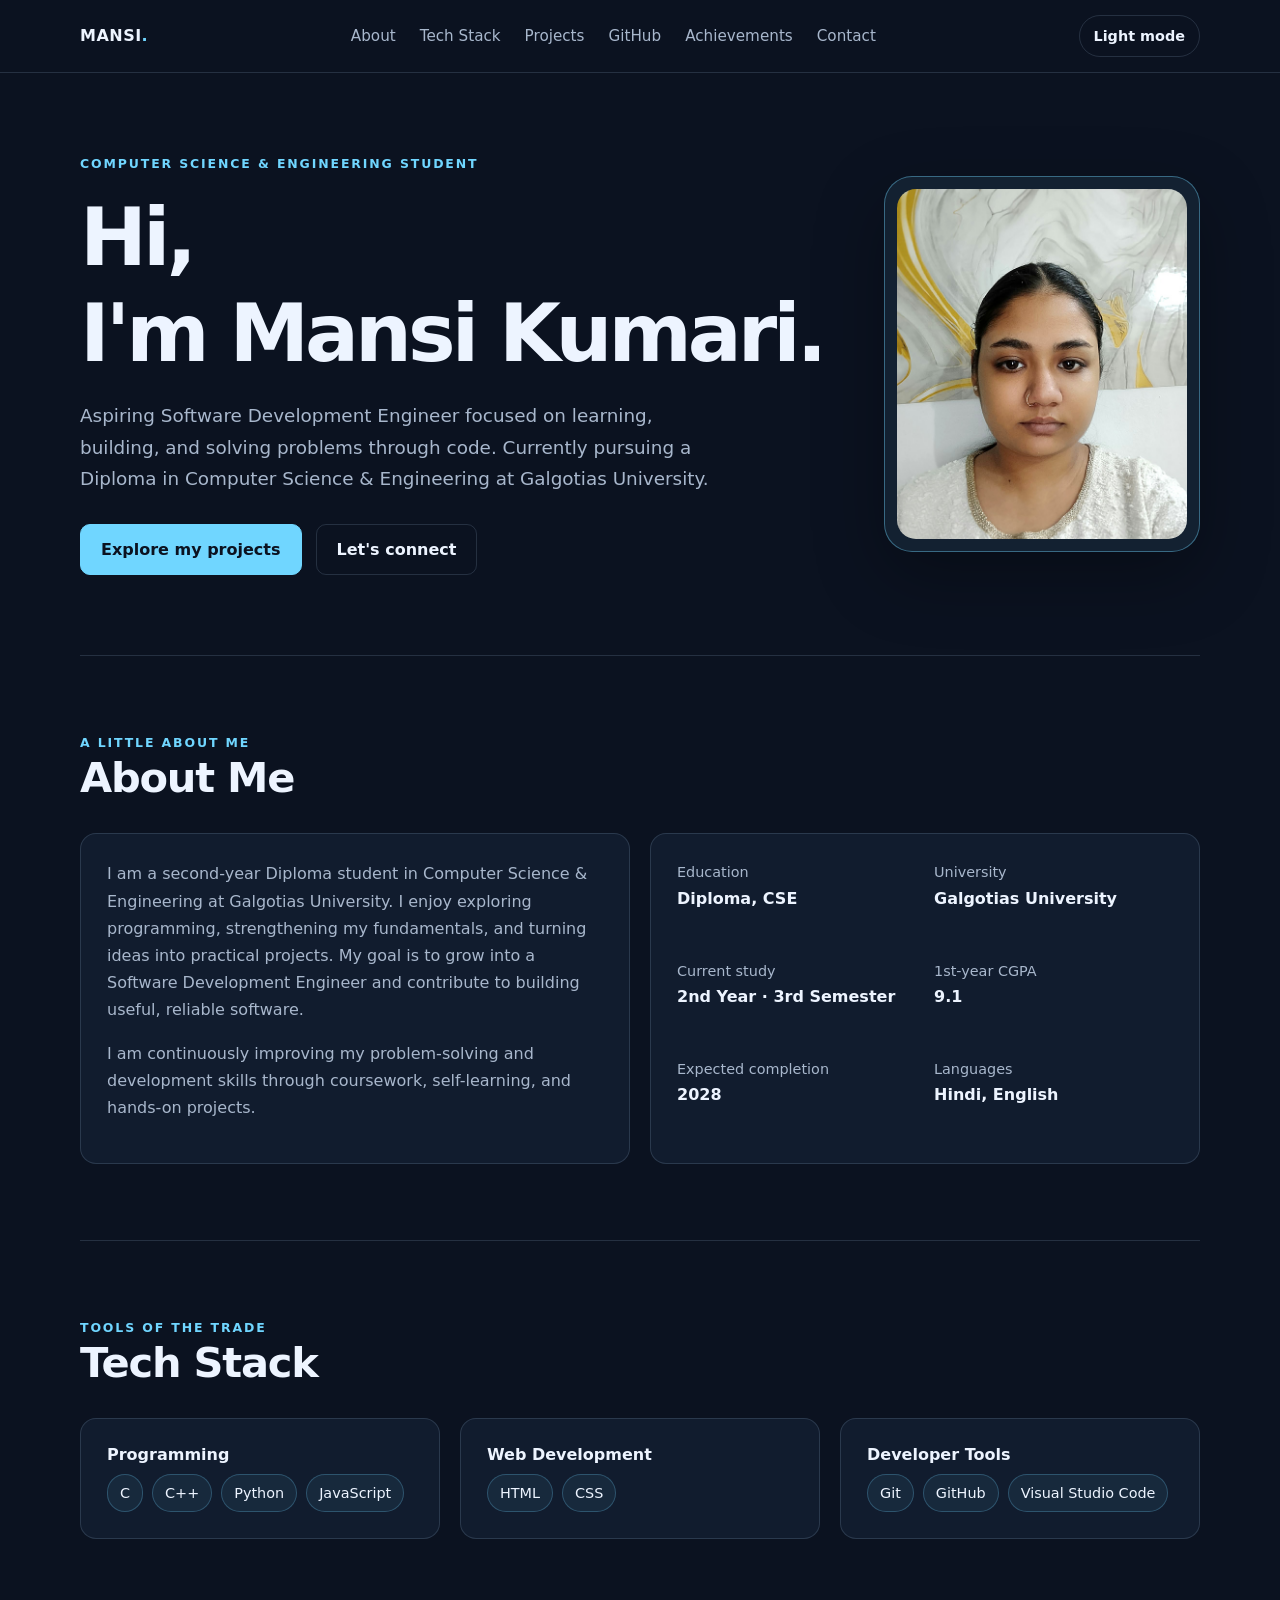
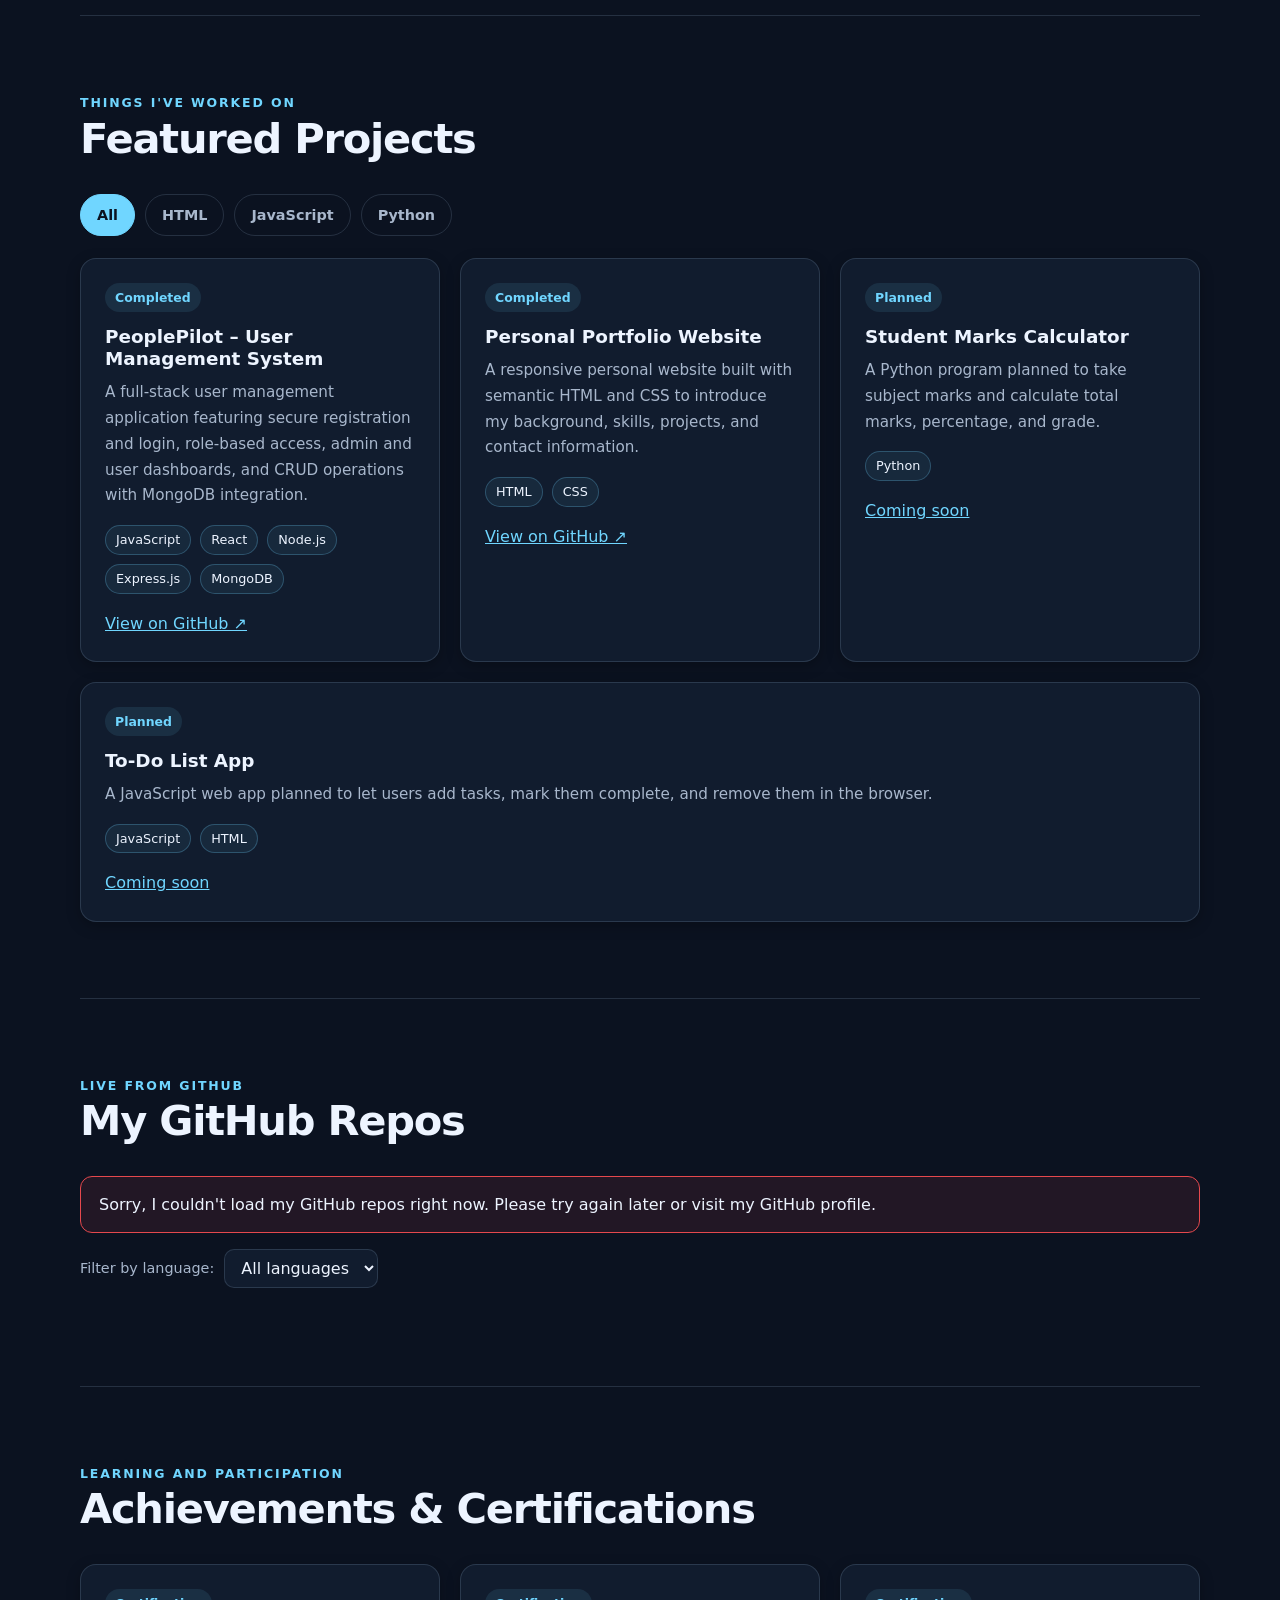
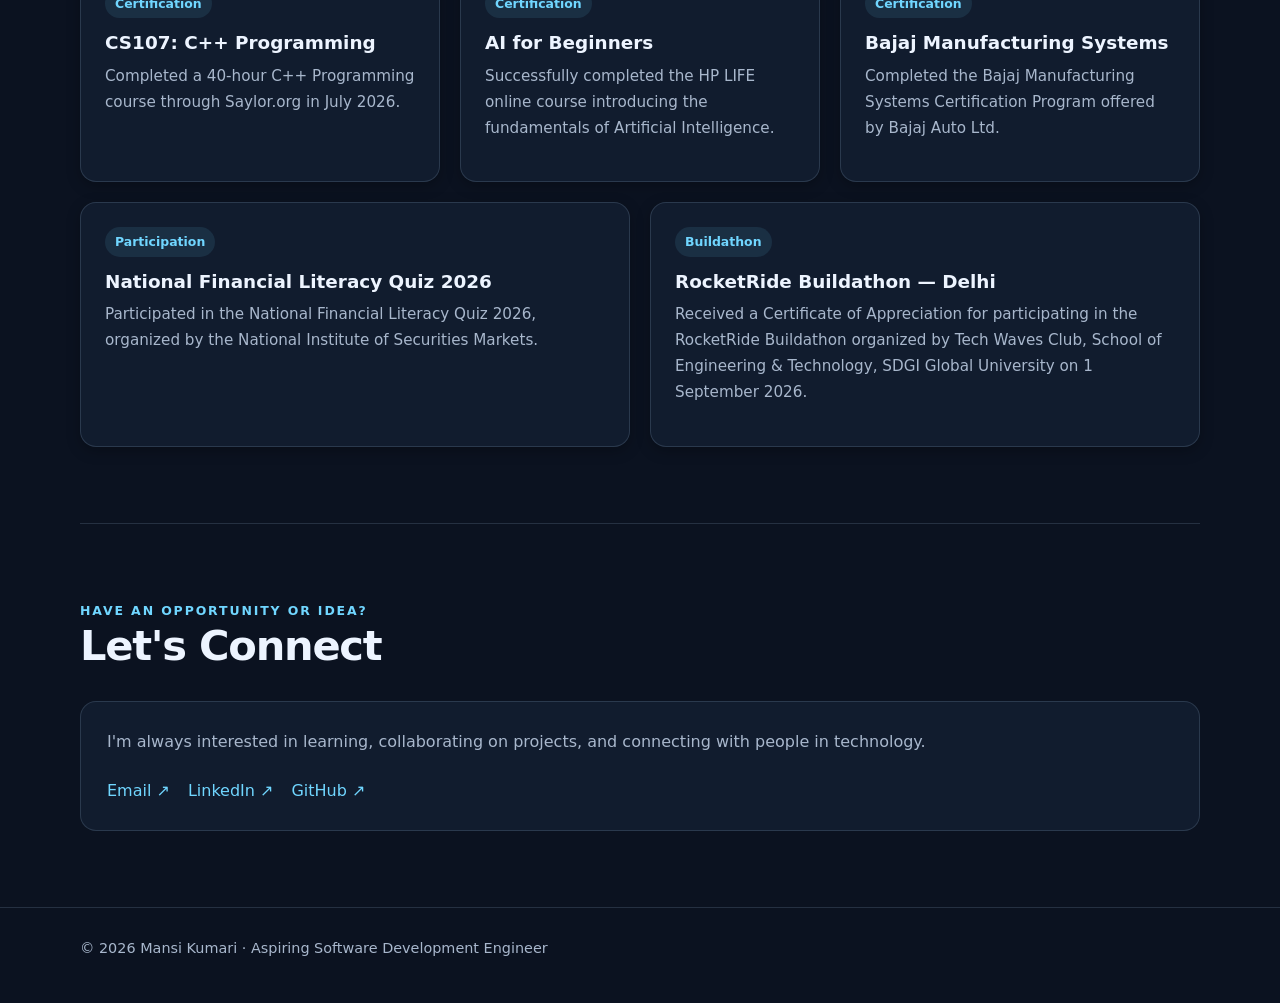
<file: docs/index.html>
<!DOCTYPE html>
<html lang="en">
<head>
  <meta charset="UTF-8">
  <meta name="viewport" content="width=device-width, initial-scale=1">
  <meta name="description" content="Mansi Kumari — Computer Science & Engineering diploma student and aspiring Software Development Engineer.">
  <title>Mansi Kumari | Aspiring Software Development Engineer</title>
  <link rel="stylesheet" href="style.css">
  <link rel="icon" href="data:,">
</head>
<body>

  <header class="site-header">
        <nav class="nav wrap" aria-label="Main navigation">
      <a class="brand" href="#home">MANSI<span>.</span></a>
      <ul class="nav-links" id="nav-links">
        <li><a href="#about">About</a></li>
        <li><a href="#skills">Tech Stack</a></li>
        <li><a href="#projects">Projects</a></li>
        <li><a href="#repos">GitHub</a></li>
        <li><a href="#achievements">Achievements</a></li>
        <li><a href="#contact">Contact</a></li>
      </ul>
      <div class="nav-actions">
        <button class="theme-toggle" id="theme-toggle" type="button">Light mode</button>
        <button class="menu-toggle" id="menu-toggle" type="button" aria-label="Toggle menu" aria-expanded="false" aria-controls="nav-links">☰</button>
      </div>
    </nav>
  </header>

  <main class="wrap">

    <!-- Hero / intro -->
    <section class="hero" id="home">
      <div class="hero-text">
        <p class="eyebrow">Computer Science &amp; Engineering Student</p>
<h1>Hi,<br>I'm Mansi Kumari.</h1>                                      
 <p class="lead">Aspiring Software Development Engineer focused on learning, building, and solving problems through code. Currently pursuing a Diploma in Computer Science &amp; Engineering at Galgotias University.</p>
        <div class="actions">
          <a class="btn primary" href="#projects">Explore my projects</a>
          <a class="btn" href="#contact">Let's connect</a>
        </div>
      </div>
      <div class="portrait-frame">
        <img class="portrait" src="images/profile.jpg" alt="Portrait photo of Mansi Kumari" width="290" height="350">
      </div>
    </section>

    <!-- About -->
    <section class="section" id="about">
      <header class="section-head">
        <p class="kicker">A little about me</p>
        <h2>About Me</h2>
      </header>

      <div class="row">
        <div class="panel">
          <p class="muted">I am a second-year Diploma student in Computer Science &amp; Engineering at Galgotias University. I enjoy exploring programming, strengthening my fundamentals, and turning ideas into practical projects. My goal is to grow into a Software Development Engineer and contribute to building useful, reliable software.</p>
          <p class="muted">I am continuously improving my problem-solving and development skills through coursework, self-learning, and hands-on projects.</p>
        </div>

        <dl class="panel facts">
          <div class="fact"><dt>Education</dt><dd>Diploma, CSE</dd></div>
          <div class="fact"><dt>University</dt><dd>Galgotias University</dd></div>
          <div class="fact"><dt>Current study</dt><dd>2nd Year · 3rd Semester</dd></div>
          <div class="fact"><dt>1st-year CGPA</dt><dd>9.1</dd></div>
          <div class="fact"><dt>Expected completion</dt><dd>2028</dd></div>
          <div class="fact"><dt>Languages</dt><dd>Hindi, English</dd></div>
        </dl>
      </div>
    </section>

    <!-- Tech Stack -->
    <section class="section" id="skills">
      <header class="section-head">
        <p class="kicker">Tools of the trade</p>
        <h2>Tech Stack</h2>
      </header>
      <div class="row">
        <div class="panel">
          <h4>Programming</h4>
          <ul class="chips">
            <li>C</li><li>C++</li><li>Python</li><li>JavaScript</li>
          </ul>
        </div>
        <div class="panel">
          <h4>Web Development</h4>
          <ul class="chips">
            <li>HTML</li><li>CSS</li>
          </ul>
        </div>
        <div class="panel">
          <h4>Developer Tools</h4>
          <ul class="chips">
            <li>Git</li><li>GitHub</li><li>Visual Studio Code</li>
          </ul>
        </div>
      </div>
    </section>

        <!-- Projects -->
    <section class="section" id="projects">
      <header class="section-head">
        <p class="kicker">Things I've worked on</p>
        <h2>Featured Projects</h2>
      </header>

      <div class="filters" id="filters">
        <button class="filter-btn active" type="button" data-filter="All" aria-pressed="true">All</button>
        <button class="filter-btn" type="button" data-filter="HTML" aria-pressed="false">HTML</button>
        <button class="filter-btn" type="button" data-filter="JavaScript" aria-pressed="false">JavaScript</button>
        <button class="filter-btn" type="button" data-filter="Python" aria-pressed="false">Python</button>
      </div>

      <div class="row cards" id="projects-grid"></div>
    </section>

    <!-- GitHub repos (loaded by JavaScript) -->
    <section class="section" id="repos">
      <header class="section-head">
        <p class="kicker">Live from GitHub</p>
        <h2>My GitHub Repos</h2>
      </header>
    
<p class="status-message" id="repos-status" role="status">Loading...</p>

<div class="repo-controls" id="repo-controls" hidden>
  <label for="language-filter">Filter by language:</label>
  <select id="language-filter">
    <option value="All">All languages</option>
  </select>
</div>

<div class="row cards" id="repos-grid"></div>

      
    </section>
    <!-- Achievements & Certifications -->
    <section class="section" id="achievements">
      <header class="section-head">
        <p class="kicker">Learning and participation</p>
        <h2>Achievements &amp; Certifications</h2>
      </header>

      <div class="row">
        <article class="card">
          <span class="tag">Certification</span>
          <h3>CS107: C++ Programming</h3>
          <p>Completed a 40-hour C++ Programming course through Saylor.org in July 2026.</p>
        </article>

        <article class="card">
          <span class="tag">Certification</span>
          <h3>AI for Beginners</h3>
          <p>Successfully completed the HP LIFE online course introducing the fundamentals of Artificial Intelligence.</p>
        </article>

        <article class="card">
          <span class="tag">Certification</span>
          <h3>Bajaj Manufacturing Systems</h3>
          <p>Completed the Bajaj Manufacturing Systems Certification Program offered by Bajaj Auto Ltd.</p>
        </article>

        <article class="card">
          <span class="tag">Participation</span>
          <h3>National Financial Literacy Quiz 2026</h3>
          <p>Participated in the National Financial Literacy Quiz 2026, organized by the National Institute of Securities Markets.</p>
        </article>

        <article class="card">
          <span class="tag">Buildathon</span>
          <h3>RocketRide Buildathon — Delhi</h3>
          <p>Received a Certificate of Appreciation for participating in the RocketRide Buildathon organized by Tech Waves Club, School of Engineering &amp; Technology, SDGI Global University on 1 September 2026.</p>
        </article>
      </div>
    </section>

    <!-- Contact -->
    <section class="section" id="contact">
      <header class="section-head">
        <p class="kicker">Have an opportunity or idea?</p>
        <h2>Let's Connect</h2>
      </header>

      <div class="panel contact-box">
        <p class="muted">I'm always interested in learning, collaborating on projects, and connecting with people in technology.</p>
        <ul class="contact-links">
          <li><a href="mailto:salinasingh0419@gmail.com">Email ↗</a></li>
          <li><a href="https://www.linkedin.com/in/mansi-kumari-214a17370" target="_blank" rel="noopener">LinkedIn ↗</a></li>
          <li><a href="https://github.com/mansikumari0406-alt" target="_blank" rel="noopener">GitHub ↗</a></li>
        </ul>
      </div>
    </section>

  </main>

  <footer class="site-footer">
    <div class="wrap">© 2026 Mansi Kumari · Aspiring Software Development Engineer</div>
  </footer>
  <script src="script.js"></script>
</body>
</html>
</file>
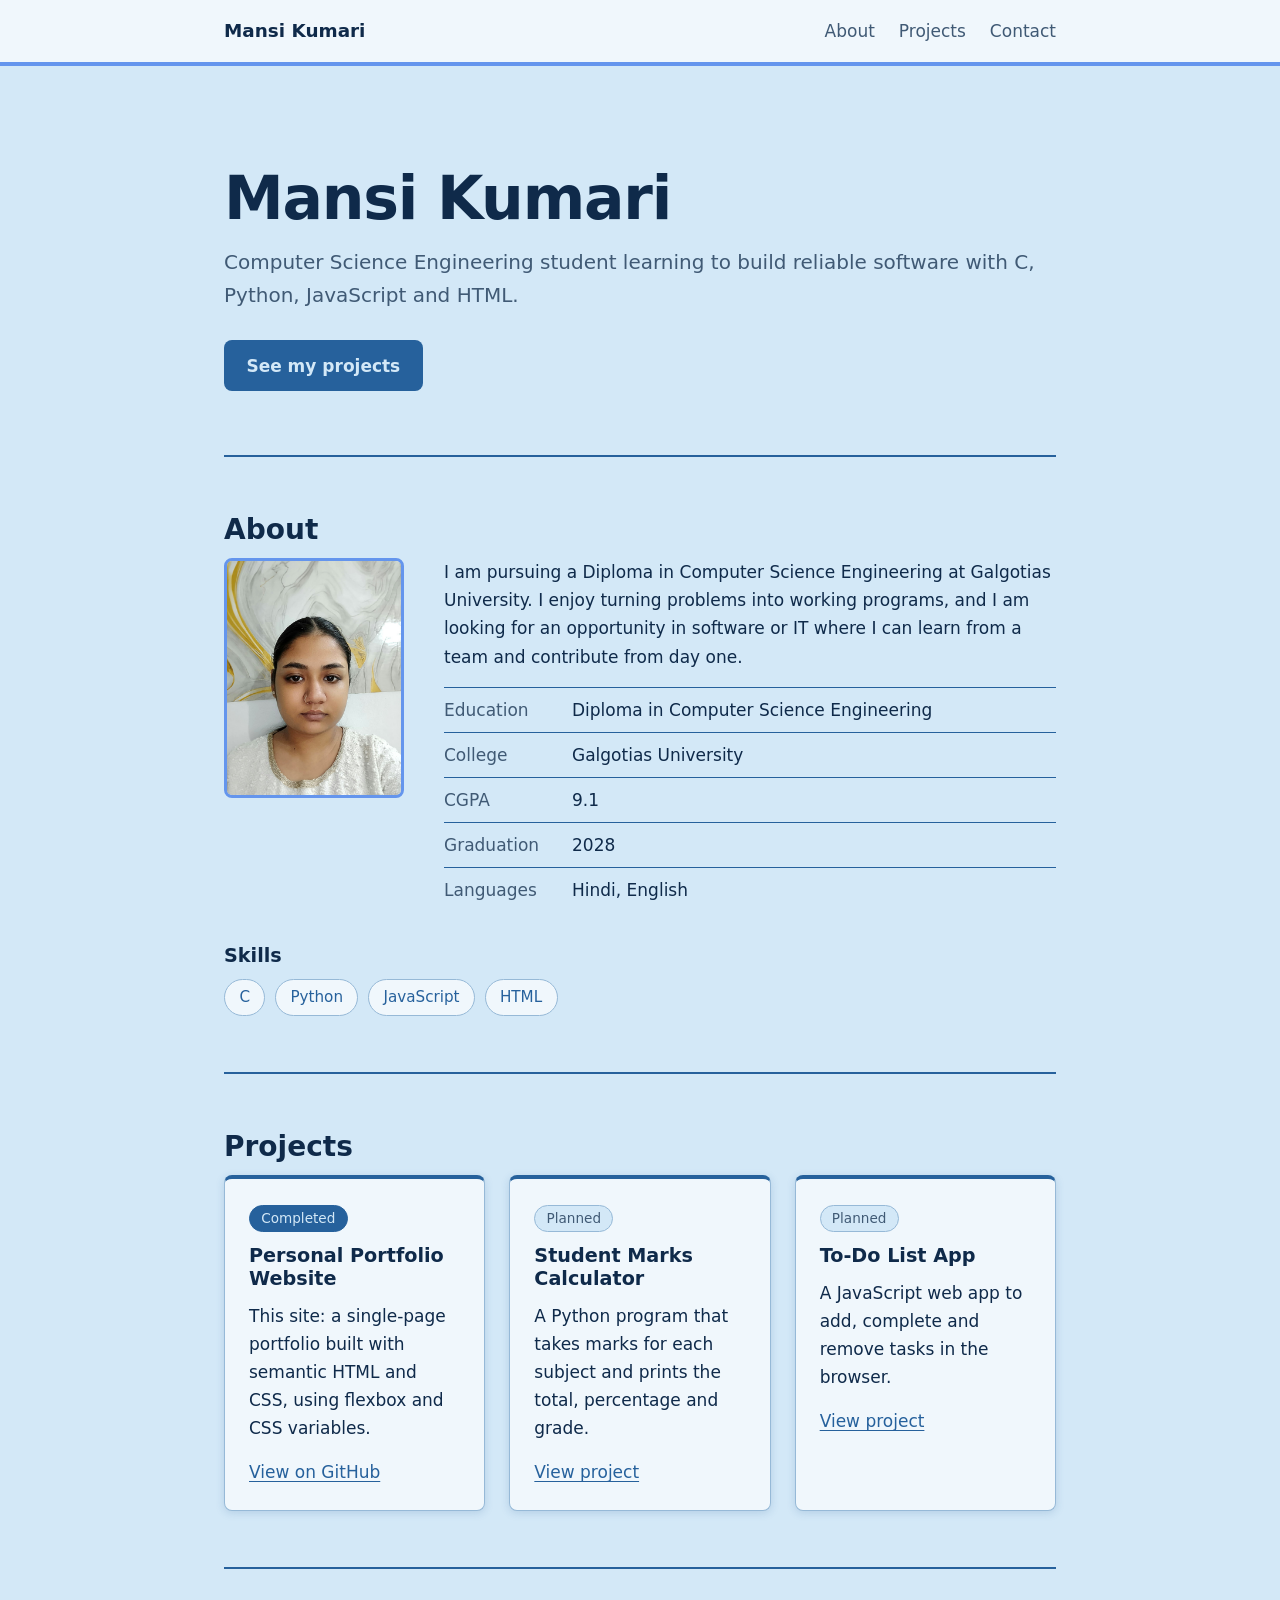
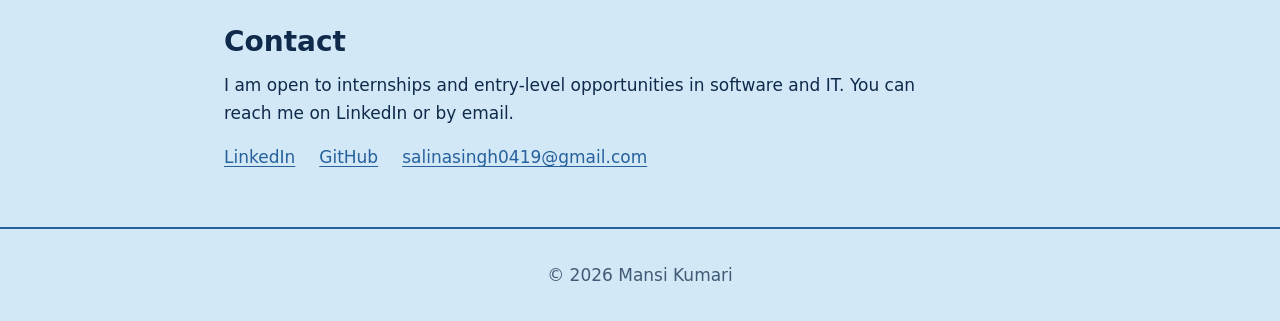
<file: portfolio/index.html>
<!DOCTYPE html>
<html lang="en">
<head>
  <meta charset="UTF-8">
  <meta name="viewport" content="width=device-width, initial-scale=1">
  <meta name="color-scheme" content="only light">
  <title>Mansi Kumari | Portfolio</title>
  <meta name="description" content="Portfolio of Mansi Kumari, Computer Science Engineering student aiming for a career in software and IT.">
  <link rel="stylesheet" href="style.css">
</head>
<body>

  <header class="site-header">
    <nav class="nav" aria-label="Main">
      <a class="nav__brand" href="#top">Mansi Kumari</a>
      <ul class="nav__links">
        <li><a href="#about">About</a></li>
        <li><a href="#projects">Projects</a></li>
        <li><a href="#contact">Contact</a></li>
      </ul>
    </nav>
  </header>

  <main id="top">

    <section class="hero">
      <h1>Mansi Kumari</h1>
      <p class="hero__lead">Computer Science Engineering student learning to build reliable software with C, Python, JavaScript and HTML.</p>
      <a class="button" href="#projects">See my projects</a>
    </section>

    <section id="about" class="section">
      <h2>About</h2>
      <div class="about">
        <img class="about__photo" src="images/profile.jpg" alt="Portrait photo of Mansi Kumari" width="180" height="240">
        <div class="about__text">
          <p>I am pursuing a Diploma in Computer Science Engineering at Galgotias University. I enjoy turning problems into working programs, and I am looking for an opportunity in software or IT where I can learn from a team and contribute from day one.</p>

          <dl class="facts">
            <div><dt>Education</dt><dd>Diploma in Computer Science Engineering</dd></div>
            <div><dt>College</dt><dd>Galgotias University</dd></div>
            <div><dt>CGPA</dt><dd>9.1</dd></div>
            <div><dt>Graduation</dt><dd>2028</dd></div>
            <div><dt>Languages</dt><dd>Hindi, English</dd></div>
          </dl>
        </div>
      </div>

      <h3>Skills</h3>
      <ul class="skills">
        <li>C</li>
        <li>Python</li>
        <li>JavaScript</li>
        <li>HTML</li>
      </ul>
    </section>

    <section id="projects" class="section">
      <h2>Projects</h2>
      <div class="cards">
        <article class="card">
          <span class="status status--done">Completed</span>
          <h3>Personal Portfolio Website</h3>
          <p>This site: a single-page portfolio built with semantic HTML and CSS, using flexbox and CSS variables.</p>
             <a href="https://github.com/mansikumari0406-alt/myportfolio">View on GitHub</a>          
            </article>
        <article class="card">
          <span class="status">Planned</span>
          <h3>Student Marks Calculator</h3>
          <p>A Python program that takes marks for each subject and prints the total, percentage and grade.</p>
          <a href="#">View project</a>
        </article>
        <article class="card">
          <span class="status">Planned</span>
          <h3>To-Do List App</h3>
          <p>A JavaScript web app to add, complete and remove tasks in the browser.</p>
          <a href="#">View project</a>
        </article>
      </div>
    </section>

    <section id="contact" class="section">
      <h2>Contact</h2>
      <p>I am open to internships and entry-level opportunities in software and IT. You can reach me on LinkedIn or by email.</p>
      <ul class="contact-list">
        <li><a href="https://www.linkedin.com/in/mansi-kumari-214a17370">LinkedIn</a></li>
        <li><a href="https://github.com/mansikumari0406-alt">GitHub</a></li>
        <li><a href="mailto:salinasingh0419@gmail.com">salinasingh0419@gmail.com</a></li>
      </ul>
    </section>

  </main>

  <footer class="site-footer">
    <p>&copy; 2026 Mansi Kumari</p>
  </footer>

</body>
</html>
</file>
<file: docs/style.css>
/* ==========================================================
   Mansi Kumari — Portfolio
   Colours and fonts are defined ONCE here and reused below.
   ========================================================== */
:root {
  /* Colours */
  --bg: #0b1220;        /* page background */
  --panel: #111c2e;     /* cards and panels */
  --text: #edf4ff;      /* main text */
  --muted: #a8b7cc;     /* secondary text */
  --accent: #70d6ff;    /* links, buttons, highlights */
  --line: rgba(174, 202, 235, 0.16);

  /* Font */
  --font-main: Inter, ui-sans-serif, system-ui, -apple-system, "Segoe UI", sans-serif;

  /* Layout */
  --max-width: 1120px;
  --radius: 16px;
}

/* ---------- Base ---------- */
* { box-sizing: border-box; }

html {
  scroll-behavior: smooth;
  scroll-padding-top: 90px; /* keeps headings clear of the sticky nav */
}

body {
  margin: 0;
  background: var(--bg);
  color: var(--text);
  font-family: var(--font-main);
  font-size: 1rem;
  line-height: 1.7;
}

a { color: var(--accent); }
a:hover { text-decoration: none; }

h1, h2, h3, h4 { margin: 0 0 0.6rem; line-height: 1.2; }
h2 { font-size: clamp(1.9rem, 4vw, 2.6rem); letter-spacing: -0.03em; }
h3 { font-size: 1.15rem; }
h4 { font-size: 1rem; }
p  { margin: 0 0 1rem; }
ul { list-style: none; margin: 0; padding: 0; }

.muted { color: var(--muted); }

.wrap {
  width: min(var(--max-width), calc(100% - 44px));
  margin: 0 auto;
}

/* ---------- Header + navbar (flexbox) ---------- */
.site-header {
  position: sticky;
  top: 0;
  z-index: 10;
  background: rgba(11, 18, 32, 0.9);
  border-bottom: 1px solid var(--line);
}

.nav {
  display: flex;
  justify-content: space-between;
  align-items: center;
  gap: 24px;
  min-height: 72px;
}

.brand {
  color: var(--text);
  font-weight: 800;
  letter-spacing: 0.03em;
  text-decoration: none;
}
.brand span { color: var(--accent); }

.nav-links {
  display: flex;
  gap: 24px;
}
.nav-links a {
  color: var(--muted);
  text-decoration: none;
  font-size: 0.95rem;
}
.nav-links a:hover { color: var(--accent); }

/* ---------- Hero ---------- */
.hero {
  display: flex;
  align-items: center;
  justify-content: space-between;
  gap: 48px;
  padding: 80px 0;
}
.hero-text { flex: 1 1 0; }

.eyebrow,
.kicker {
  margin: 0;
  color: var(--accent);
  font-size: 0.78rem;
  font-weight: 700;
  letter-spacing: 0.15em;
  text-transform: uppercase;
}

h1 {
  margin: 16px 0 18px;
  font-size: clamp(2.6rem, 7vw, 5rem);
  letter-spacing: -0.05em;
}
h1 span { color: var(--text); }

.lead {
  max-width: 650px;
  color: var(--muted);
  font-size: 1.15rem;
}

.actions {
  display: flex;
  flex-wrap: wrap;
  gap: 14px;
  margin-top: 30px;
}

.btn {
  display: inline-block;
  padding: 11px 20px;
  border: 1px solid var(--line);
  border-radius: 10px;
  color: var(--text);
  font-weight: 700;
  text-decoration: none;
  transition: transform 0.2s ease;
}
.btn:hover { transform: translateY(-2px); }
.btn.primary {
  background: var(--accent);
  border-color: var(--accent);
  color: var(--bg);
}

.portrait-frame {
  padding: 12px;
  border: 1px solid rgba(112, 214, 255, 0.4);
  border-radius: 28px;
  background: rgba(112, 214, 255, 0.08);
  box-shadow: 0 24px 70px rgba(0, 0, 0, 0.3);
}
.portrait {
  display: block;
  width: 290px;
  max-width: 100%;
  height: 350px;
  object-fit: cover;
  object-position: center;
  border-radius: 19px;
}

/* ---------- Sections ---------- */
.section {
  padding: 76px 0;
  border-top: 1px solid var(--line);
}
.section-head { margin-bottom: 30px; }
.sub-head { margin: 40px 0 16px; }

/* A reusable flex row: used for About panels and project cards */
.row {
  display: flex;
  flex-wrap: wrap;
  gap: 20px;
}
.row > * { flex: 1 1 280px; }

/* ---------- Panels (box model: padding + border + radius) ---------- */
.panel {
  padding: 26px;
  background: var(--panel);
  border: 1px solid var(--line);
  border-radius: var(--radius);
}

/* About facts */
.facts {
  display: flex;
  flex-wrap: wrap;
  gap: 18px;
  margin: 0;
}
.fact { flex: 1 1 40%; }
.fact dt { color: var(--muted); font-size: 0.9rem; }
.fact dd { margin: 0; font-weight: 700; }

/* Skill chips */
.chips {
  display: flex;
  flex-wrap: wrap;
  gap: 9px;
}
.chips li {
  padding: 6px 12px;
  border: 1px solid rgba(112, 214, 255, 0.25);
  border-radius: 999px;
  background: rgba(112, 214, 255, 0.07);
  color: var(--text);
  font-size: 0.9rem;
}

/* ---------- Project cards ---------- */
.card {
  padding: 24px;
  background: var(--panel);
  border: 1px solid var(--line);
  border-radius: var(--radius);
  box-shadow: 0 4px 14px rgba(0, 0, 0, 0.25);
  transition: transform 0.2s ease, box-shadow 0.2s ease;
}
.card:hover {                      /* stretch goal: small lift */
  transform: translateY(-4px);
  box-shadow: 0 10px 24px rgba(0, 0, 0, 0.35);
}
.card p { color: var(--muted); font-size: 0.95rem; }

.tag {
  display: inline-block;
  margin-bottom: 14px;
  padding: 4px 10px;
  border-radius: 999px;
  background: rgba(112, 214, 255, 0.1);
  color: var(--accent);
  font-size: 0.78rem;
  font-weight: 700;
}

/* ---------- Contact ---------- */
.contact-box {
  display: flex;
  flex-wrap: wrap;
  align-items: center;
  justify-content: space-between;
  gap: 22px;
}
.contact-box p { margin: 0; }

.contact-links {
  display: flex;
  flex-wrap: wrap;
  gap: 18px;
}
.contact-links a { text-decoration: none; }
.contact-links a:hover { text-decoration: underline; }

/* ---------- Footer ---------- */
.site-footer {
  padding: 28px 0 42px;
  border-top: 1px solid var(--line);
  color: var(--muted);
  font-size: 0.9rem;
}

/* ---------- Small screens ---------- */
@media (max-width: 800px) {
  .hero {
    flex-direction: column-reverse;
    align-items: flex-start;
    padding: 56px 0;
  }
  .portrait { width: 210px; height: 245px; }
}

@media (max-width: 560px) {
  .wrap { width: calc(100% - 30px); }
  .nav { flex-direction: column; align-items: flex-start; gap: 6px; padding: 12px 0; }
  .nav-links { gap: 16px; }
  .section { padding: 56px 0; }
  .fact { flex-basis: 100%; }
}

@media (prefers-reduced-motion: reduce) {
  html { scroll-behavior: auto; }
  .btn, .card { transition: none; }
  .btn:hover, .card:hover { transform: none; }
}
/* ========== Week 2: mobile menu, filters, responsive cards ========== */
body { overflow-wrap: break-word; }

/* Hamburger button: visible on phones by default (mobile first) */
.menu-toggle {
  display: inline-flex;
  align-items: center;
  justify-content: center;
  padding: 6px 14px;
  border: 1px solid var(--line);
  border-radius: 10px;
  background: transparent;
  color: var(--text);
  font: inherit;
  font-size: 1.3rem;
  line-height: 1;
  cursor: pointer;
}
.menu-toggle:hover { border-color: var(--accent); }
.menu-toggle:focus-visible,
.filter-btn:focus-visible { outline: 3px solid var(--accent); outline-offset: 3px; }

/* Phone navbar: brand and button on one row, links drop below when open */
.nav {
  flex-direction: row;
  flex-wrap: wrap;
  align-items: center;
  align-content: center;
  gap: 0 24px;
  padding: 0;
}
.nav-links {
  display: none;
  flex-direction: column;
  flex-basis: 100%;
  gap: 2px;
  padding: 0 0 14px;
}
.nav-links.open { display: flex; }
.nav-links a { display: block; padding: 10px 0; }

/* Larger screens: normal row of links, no hamburger */
@media (min-width: 801px) {
  .menu-toggle { display: none; }
  .nav-links { display: flex; flex-direction: row; flex-basis: auto; gap: 24px; padding: 0; }
  .nav-links a { display: inline; padding: 0; }
}

/* Project cards: one column on phones, a row on larger screens */
.cards { flex-direction: column; }
.cards > * { flex: 0 0 auto; }
@media (min-width: 700px) {
  .cards { flex-direction: row; }
  .cards > * { flex: 1 1 280px; }
}
.cards .chips { margin-bottom: 16px; }
.cards .chips li { padding: 3px 10px; font-size: 0.8rem; }
.empty-message { color: var(--muted); }

/* Filter buttons */
.filters { display: flex; flex-wrap: wrap; gap: 10px; margin-bottom: 22px; }
.filter-btn {
  padding: 8px 16px;
  border: 1px solid var(--line);
  border-radius: 999px;
  background: transparent;
  color: var(--muted);
  font: inherit;
  font-size: 0.9rem;
  font-weight: 700;
  cursor: pointer;
}
.filter-btn:hover { color: var(--text); border-color: var(--accent); }
.filter-btn.active { background: var(--accent); border-color: var(--accent); color: var(--bg); }

/* ========== Week 3: light / dark themes, GitHub repos ========== */

/* Light theme is the default; body.dark overrides the colour variables */
body {
  --bg: #f5f8fc;
  --panel: #ffffff;
  --text: #0f1b2d;
  --muted: #44546a;
  --accent: #0b6fa4;
  --line: rgba(15, 27, 45, 0.16);
  color-scheme: light;
}
body.dark {
  --bg: #0b1220;
  --panel: #111c2e;
  --text: #edf4ff;
  --muted: #a8b7cc;
  --accent: #70d6ff;
  --line: rgba(174, 202, 235, 0.16);
  color-scheme: dark;
}

.site-header { background: var(--bg); }

/* Softer details in the light theme */
body:not(.dark) .chips li { border-color: rgba(11, 111, 164, 0.35); background: rgba(11, 111, 164, 0.07); }
body:not(.dark) .tag { background: rgba(11, 111, 164, 0.1); }
body:not(.dark) .portrait-frame { background: rgba(11, 111, 164, 0.08); border-color: rgba(11, 111, 164, 0.4); box-shadow: 0 24px 70px rgba(15, 27, 45, 0.15); }
body:not(.dark) .card { box-shadow: 0 4px 14px rgba(15, 27, 45, 0.1); }
body:not(.dark) .card:hover { box-shadow: 0 10px 24px rgba(15, 27, 45, 0.16); }

/* Navbar order: logo, then buttons, then links drop below on phones */
.brand { order: 1; }
.nav-actions { order: 2; display: flex; align-items: center; gap: 10px; margin-left: auto; }
.nav-links { order: 3; }
@media (min-width: 801px) {
  .nav-links { order: 2; }
  .nav-actions { order: 3; margin-left: 0; }
}

.theme-toggle {
  padding: 8px 14px;
  border: 1px solid var(--line);
  border-radius: 999px;
  background: transparent;
  color: var(--text);
  font: inherit;
  font-size: 0.9rem;
  font-weight: 700;
  cursor: pointer;
}
.theme-toggle:hover { border-color: var(--accent); }
.theme-toggle:focus-visible { outline: 3px solid var(--accent); outline-offset: 3px; }

/* GitHub repos section */
#repos-grid {
  display: grid;
  grid-template-columns: repeat(auto-fill, minmax(260px, 1fr));
  gap: 20px;
}
.status-message { color: var(--muted); }
.status-message.error {
  padding: 14px 18px;
  border: 1px solid #e5484d;
  border-radius: 12px;
  background: rgba(229, 72, 77, 0.1);
  color: var(--text);
}
.repo-meta {
  display: flex;
  flex-wrap: wrap;
  gap: 6px 16px;
  margin: 0 0 14px;
  color: var(--muted);
  font-size: 0.9rem;
}
.repo-controls { display: flex; flex-wrap: wrap; align-items: center; gap: 10px; margin-bottom: 22px; }
.repo-controls label { color: var(--muted); font-size: 0.9rem; }
.repo-controls select {
  padding: 8px 12px;
  border: 1px solid var(--line);
  border-radius: 10px;
  background: var(--panel);
  color: var(--text);
  font: inherit;
}
</file>
<file: portfolio/style.css>
/* ---------- Variables: 4 colours and 1 font, defined once and reused ---------- */
:root {
  color-scheme: only light;

  --color-bg: #d3e8f7;         /* ice blue: page background */
  --color-text: #0f2a4a;       /* deep navy: text */
  --color-primary: #26619c;    /* lapis blue: links, buttons, lines */
  --color-secondary: #6495ed;  /* cornflower blue: header line, photo frame */

  --font-main: "Segoe UI", system-ui, -apple-system, Arial, sans-serif;

  --radius: 8px;
  --max-width: 880px;
}

/* ---------- Base ---------- */
*,
*::before,
*::after {
  box-sizing: border-box;
}

html {
  scroll-behavior: smooth;
  scroll-padding-top: 80px; /* keeps headings clear of the sticky nav */
}

body {
  margin: 0;
  font-family: var(--font-main);
  font-size: 1.0625rem;
  line-height: 1.65;
  color: var(--color-text);
  background: var(--color-bg);
}

img {
  max-width: 100%;
}

h1, h2, h3 {
  font-weight: 700;
  line-height: 1.2;
  margin: 0 0 0.75rem;
}

h1 { font-size: clamp(2.1rem, 8vw, 3.75rem); letter-spacing: -0.02em; }
h2 { font-size: 1.75rem; }
h3 { font-size: 1.2rem; }

p { margin: 0 0 1rem; max-width: 65ch; }

a {
  color: var(--color-primary);
  text-underline-offset: 3px;
}

a:hover { text-decoration-thickness: 2px; }

a:focus-visible {
  outline: 3px solid var(--color-primary);
  outline-offset: 3px;
}

/* ---------- Header and nav (flexbox) ---------- */
.site-header {
  position: sticky;
  top: 0;
  z-index: 10;
  background: color-mix(in srgb, var(--color-bg) 35%, white);
  border-bottom: 4px solid var(--color-secondary);
}

.nav {
  display: flex;
  justify-content: space-between;
  align-items: center;
  max-width: var(--max-width);
  margin: 0 auto;
  padding: 1rem 1.5rem;
}

.nav__brand {
  font-weight: 700;
  font-size: 1.15rem;
  color: var(--color-text);
  text-decoration: none;
}

.nav__links {
  display: flex;
  gap: 1.5rem;
  list-style: none;
  margin: 0;
  padding: 0;
}

.nav__links a {
  color: color-mix(in srgb, var(--color-text) 75%, var(--color-bg));
  text-decoration: none;
}

.nav__links a:hover {
  color: var(--color-text);
  text-decoration: underline;
}

/* ---------- Layout ---------- */
main {
  max-width: var(--max-width);
  margin: 0 auto;
  padding: 0 1.5rem;
}

.hero {
  padding: 6rem 0 4rem;
}

.hero__lead {
  font-size: 1.25rem;
  color: color-mix(in srgb, var(--color-text) 75%, var(--color-bg));
  margin-bottom: 1.75rem;
}

.section {
  padding: 3.5rem 0;
  border-top: 2px solid var(--color-primary);
}

/* ---------- Button ---------- */
.button {
  display: inline-block;
  padding: 0.7rem 1.4rem;
  background: var(--color-primary);
  color: var(--color-bg);
  border-radius: var(--radius);
  text-decoration: none;
  font-weight: 600;
}

.button:hover {
  background: var(--color-text);
  text-decoration: underline;
}

/* ---------- About ---------- */
.about {
  display: flex;
  align-items: flex-start;
  gap: 2.5rem;
  margin-bottom: 2rem;
}

.about__photo {
  width: 180px;
  height: 240px;
  object-fit: cover;
  object-position: top;
  border: 3px solid var(--color-secondary);
  border-radius: var(--radius);
  flex-shrink: 0;
}

.facts {
  margin: 0;
}

.facts div {
  display: flex;
  gap: 1rem;
  padding: 0.5rem 0;
  border-top: 1px solid var(--color-primary);
}

.facts dt {
  flex: 0 0 7rem;
  color: color-mix(in srgb, var(--color-text) 75%, var(--color-bg));
}

.facts dd {
  margin: 0;
}

.skills {
  display: flex;
  flex-wrap: wrap;
  gap: 0.6rem;
  list-style: none;
  margin: 0;
  padding: 0;
}

.skills li {
  padding: 0.3rem 0.9rem;
  background: color-mix(in srgb, var(--color-bg) 35%, white);
  color: var(--color-primary);
  border: 1px solid color-mix(in srgb, var(--color-primary) 35%, var(--color-bg));
  border-radius: 999px;
  font-size: 0.95rem;
}

/* ---------- Project cards (flexbox) ---------- */
.cards {
  display: flex;
  flex-wrap: wrap;
  gap: 1.5rem;
}

.card {
  flex: 1 1 240px;
  padding: 1.5rem;
  background: color-mix(in srgb, var(--color-bg) 35%, white);
  border: 1px solid color-mix(in srgb, var(--color-primary) 35%, var(--color-bg));
  border-top: 4px solid var(--color-primary);
  border-radius: var(--radius);
  box-shadow: 0 2px 8px color-mix(in srgb, var(--color-primary) 18%, transparent);
  transition: transform 0.2s ease;
}

.card:hover {
  transform: translateY(-4px); /* stretch goal */
}

.status {
  display: inline-block;
  margin-bottom: 0.75rem;
  padding: 0.1rem 0.7rem;
  font-size: 0.85rem;
  color: color-mix(in srgb, var(--color-text) 75%, var(--color-bg));
  background: var(--color-bg);
  border: 1px solid color-mix(in srgb, var(--color-primary) 35%, var(--color-bg));
  border-radius: 999px;
}

.status--done {
  color: var(--color-bg);
  background: var(--color-primary);
  border-color: var(--color-primary);
}

/* ---------- Contact ---------- */
.contact-list {
  display: flex;
  flex-wrap: wrap;
  gap: 1.5rem;
  list-style: none;
  margin: 0;
  padding: 0;
}

/* ---------- Footer ---------- */
.site-footer {
  padding: 2rem 1.5rem;
  text-align: center;
  color: color-mix(in srgb, var(--color-text) 75%, var(--color-bg));
  border-top: 2px solid var(--color-primary);
}

.site-footer p {
  margin: 0 auto;
}

/* ---------- Small screens ---------- */
@media (max-width: 640px) {
  .about {
    flex-direction: column;
    gap: 1.5rem;
  }

  .hero { padding-top: 3.5rem; }

  .nav { padding: 0.5rem 1rem; flex-wrap: wrap; row-gap: 0; }
  .nav__brand { white-space: nowrap; font-size: 1.05rem; }
  .nav__links { gap: 1rem; font-size: 0.95rem; }
  .nav__links a { display: inline-block; padding: 0.5rem 0; } /* bigger tap area */

  .facts div { flex-direction: column; gap: 0; }
  .facts dt { flex: none; } /* stops the 7rem label width becoming a tall gap */
}

/* Very small phones (about 360px wide or less) */
@media (max-width: 380px) {
  html { scroll-padding-top: 110px; } /* the nav may wrap to two lines here */
  .nav__links { gap: 0.75rem; font-size: 0.9rem; }
  .section { padding: 2.5rem 0; }
}

@media (prefers-reduced-motion: reduce) {
  html { scroll-behavior: auto; }
  .card { transition: none; }
}
</file>
